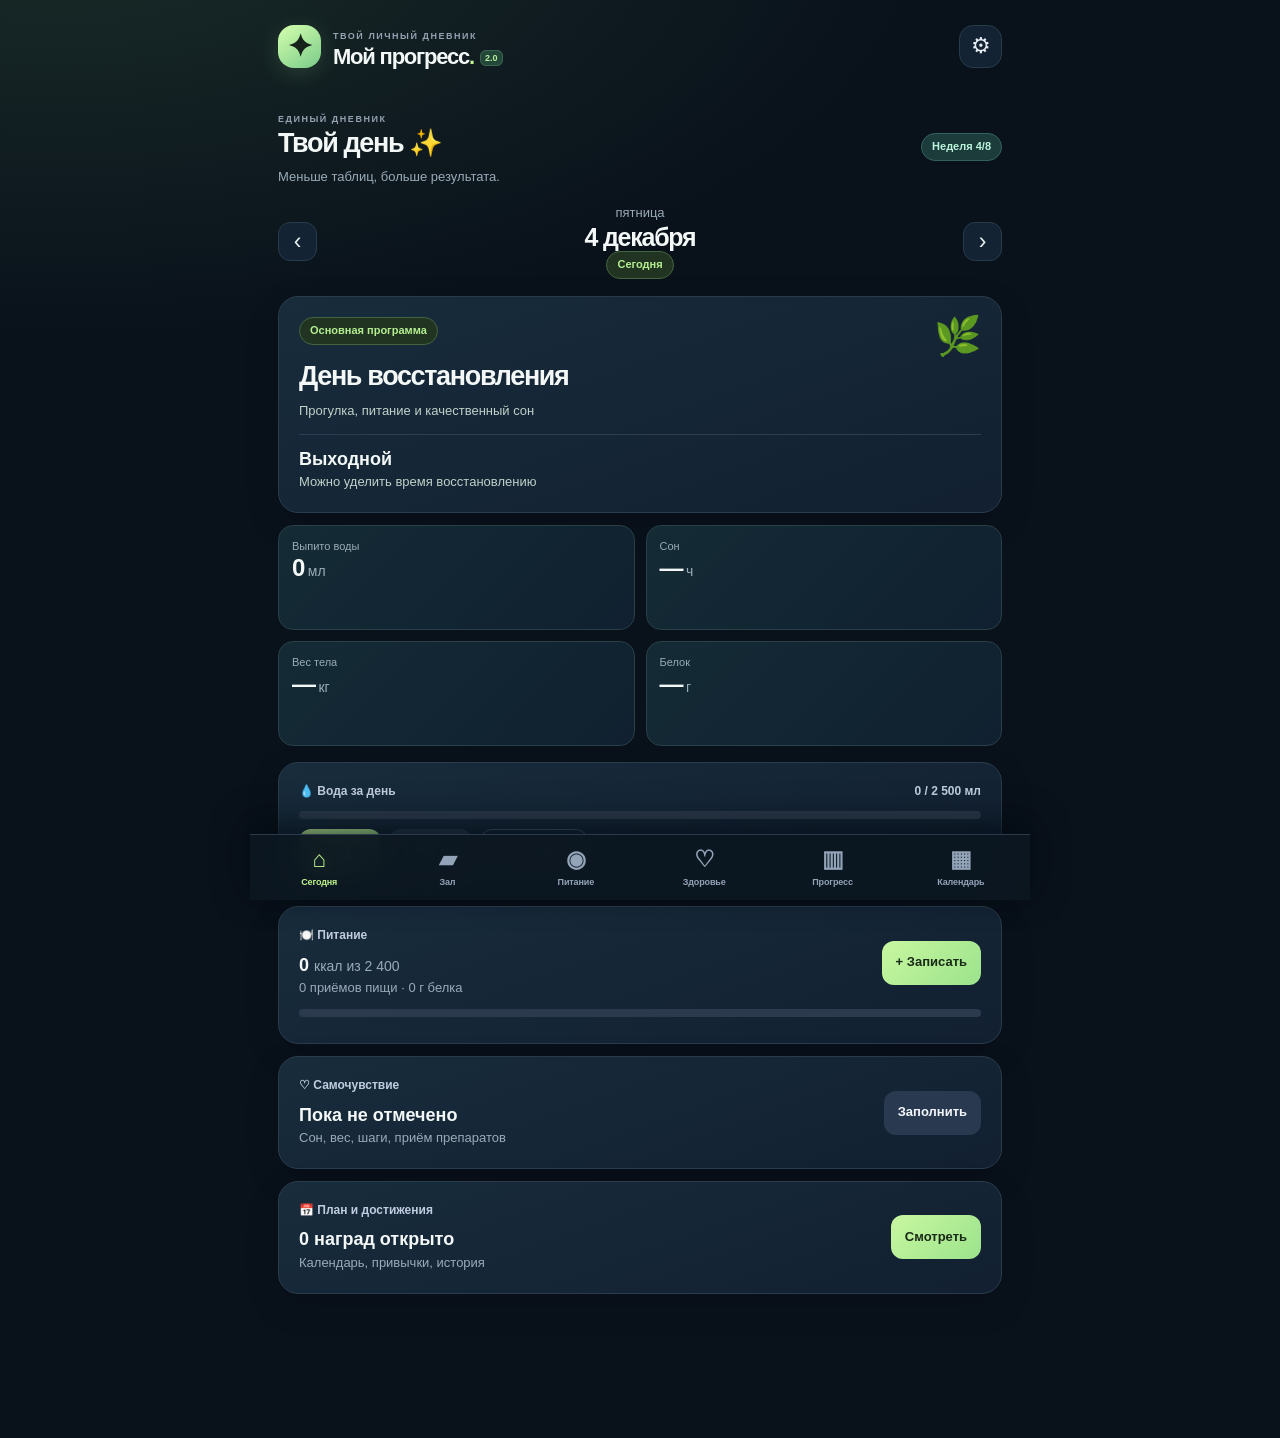
<file: index.html>
<!doctype html>
<html lang="ru">
<head>
  <meta charset="utf-8">
  <meta name="viewport" content="width=device-width, initial-scale=1, viewport-fit=cover">
  <meta name="theme-color" content="#101a29">
  <meta name="apple-mobile-web-app-capable" content="yes">
  <meta name="apple-mobile-web-app-status-bar-style" content="black-translucent">
  <meta name="apple-mobile-web-app-title" content="Мой прогресс">
  <meta name="description" content="Простой дневник тренировок, питания, воды, сна и здоровья">
  <link rel="manifest" href="./manifest.webmanifest">
  <link rel="icon" href="./icons/icon.svg" type="image/svg+xml">
  <link rel="apple-touch-icon" href="./icons/apple-touch-icon.png">
  <link rel="stylesheet" href="./app.css">
  <title>Мой прогресс 2.0 — дневник</title>
</head>
<body>
<div class="app-shell">
<header class="topbar">
  <div class="brand"><div class="brand-mark" aria-hidden="true">✦</div><div><span class="eyebrow">ТВОЙ ЛИЧНЫЙ ДНЕВНИК</span><h1>Мой прогресс<span class="accent">.</span><sup class="version-tag">2.0</sup></h1></div></div>
  <button class="icon-btn settings-open" aria-label="Настройки" title="Настройки">⚙</button>
</header>
<main id="main" tabindex="-1"></main>
<nav class="bottom-nav" aria-label="Основные разделы">
  <button data-tab="today" class="nav-item active"><span class="nav-ico">⌂</span><span>Сегодня</span></button>
  <button data-tab="workout" class="nav-item"><span class="nav-ico">▰</span><span>Зал</span></button>
  <button data-tab="food" class="nav-item"><span class="nav-ico">◉</span><span>Питание</span></button>
  <button data-tab="health" class="nav-item"><span class="nav-ico">♡</span><span>Здоровье</span></button>
  <button data-tab="progress" class="nav-item"><span class="nav-ico">▥</span><span>Прогресс</span></button>
  <button data-tab="calendar" class="nav-item"><span class="nav-ico">▦</span><span>Календарь</span></button>
</nav>
</div>
<div id="modal-root"></div>
<div id="toast" role="status" aria-live="polite"></div>
<input type="file" id="import-file" accept="application/json,.json" hidden>
<script src="./app.js" defer></script>
<script src="./v2.js" defer></script>
</body>
</html>
</file>
<file: app.css>
:root{color-scheme:dark;--bg:#0a111d;--bg2:#101a29;--card:#152235;--card2:#1a2a40;--line:#27354b;--muted:#8fa0b6;--txt:#f5f7fb;--brand:#a5e66b;--brand2:#84b858;--blue:#91bafa;--red:#ff9f99;--yellow:#ffd58b;--shadow:0 14px 45px rgba(0,0,0,.16)}
*{box-sizing:border-box}html{-webkit-tap-highlight-color:transparent;scroll-behavior:smooth}body{margin:0;background:radial-gradient(70% 35% at 8% -8%,#203f2b 0%,transparent 85%),var(--bg);color:var(--txt);font:15px/1.45 -apple-system,BlinkMacSystemFont,"SF Pro Text","Segoe UI",sans-serif;overscroll-behavior-y:contain}button,input,select,textarea{font:inherit}button{cursor:pointer}button:disabled{opacity:.55;cursor:not-allowed}button:focus-visible,input:focus-visible,select:focus-visible,textarea:focus-visible{outline:2px solid var(--brand);outline-offset:2px}input,select,textarea{color:var(--txt);background:#0e192a;border:1px solid #314058;border-radius:12px;padding:11px 12px;min-height:44px;width:100%;outline:none}input::placeholder,textarea::placeholder{color:#6f8097}input[type=number]{font-variant-numeric:tabular-nums}input[type=date],input[type=time]{color-scheme:dark}input[type=checkbox]{width:21px;height:21px;min-height:21px;accent-color:var(--brand)}select{padding-right:25px}textarea{resize:vertical;min-height:75px}
.app-shell{max-width:780px;margin:0 auto;min-height:100dvh;padding-bottom:calc(91px + env(safe-area-inset-bottom))}.topbar{height:89px;display:flex;align-items:center;justify-content:space-between;padding:calc(9px + env(safe-area-inset-top)) 19px 11px;gap:12px}.brand{display:flex;align-items:center;gap:12px}.brand-mark{width:43px;height:43px;background:linear-gradient(135deg,#c6f48e,#82ba50);border-radius:15px;display:grid;place-items:center;color:#16231b;font-size:31px;font-weight:900;box-shadow:0 4px 17px #a5e66b38}.eyebrow{color:#94a2b2;font-size:9px;letter-spacing:.17em;font-weight:700}h1,h2,h3,p{margin:0}h1{font-size:22px;font-weight:800;letter-spacing:-.055em;line-height:1.12}h2{font-size:27px;letter-spacing:-.05em;line-height:1.13}h3{font-size:17px;letter-spacing:-.025em}small{font-size:12px}.accent{color:var(--brand)}.icon-btn{border:1px solid var(--line);background:var(--card);color:#e6edf5;width:43px;height:43px;border-radius:14px;font-size:22px;flex-shrink:0}
#main{padding:5px 18px 20px}.section-header{display:flex;justify-content:space-between;align-items:center;gap:9px;margin-bottom:17px}.sub{color:var(--muted);font-size:13px}.muted{color:var(--muted)}.date-head{display:flex;align-items:center;justify-content:space-between;gap:10px;margin-bottom:17px}.date-head h2{font-size:25px}.date-btn{border:1px solid var(--line);width:39px;height:39px;border-radius:12px;background:var(--card);color:#e4f0ec;font-size:23px;line-height:1}.date-center{text-align:center;flex:1}.pill{border:1px solid #44643f;background:#203421;color:#b5ef91;border-radius:100px;padding:5px 10px;font-size:11px;font-weight:700;display:inline-block}.pill.blue{color:#b0d1ff;background:#1a3049;border-color:#335477}.pill.grey{color:#b3bfd0;border-color:#334156;background:#1a283b}.grid2{display:grid;grid-template-columns:1fr 1fr;gap:11px}.grid3{display:grid;grid-template-columns:repeat(3,minmax(0,1fr));gap:10px}.card{background:linear-gradient(153deg,#18283d,var(--card));border:1px solid #29394d;border-radius:20px;padding:17px;box-shadow:var(--shadow);margin-bottom:12px}.card.no-shadow{box-shadow:none}.card-title{color:#c0cde0;font-size:12px;font-weight:650;margin-bottom:10px;display:flex;align-items:center;justify-content:space-between;gap:9px}.big-number{font-size:32px;font-weight:800;line-height:1.1;letter-spacing:-.06em;font-variant-numeric:tabular-nums}.unit{color:var(--muted);font-size:14px;font-weight:500;letter-spacing:0}.metric-mini{background:#111f32;border:1px solid #27374b;border-radius:15px;padding:13px;min-height:105px}.metric-mini .big-number{font-size:24px}.metric-mini .sub{font-size:11px}.hero{background:radial-gradient(120% 110% at 110% -10%,#37663e 0,transparent 60%),linear-gradient(135deg,#223b37,#162736 76%);border-color:#416949;padding:20px}.hero h2{max-width:480px}.hero .sub{color:#c1d0c8}.hero-top{display:flex;align-items:flex-start;justify-content:space-between;gap:10px}.hero-icon{font-size:38px;line-height:1}.card-row{display:flex;align-items:center;justify-content:space-between;gap:12px}.card-row>div{min-width:0}.card-row strong{display:block;font-size:18px;line-height:1.2}.progress-track{width:100%;height:8px;background:#2b3a4c;border-radius:8px;overflow:hidden;margin:11px 0 6px}.progress-fill{background:linear-gradient(90deg,#85bd57,#b5f08d);height:100%;border-radius:8px;transition:width .2s}.actions{display:flex;gap:8px;flex-wrap:wrap}.btn{border:0;border-radius:12px;background:#293a50;color:#f2f6fa;padding:11px 14px;font-size:13px;font-weight:700;min-height:44px}.btn.primary{background:var(--brand);color:#1a2a17}.btn.outline{background:transparent;border:1px solid #445771}.btn.danger{color:#ffb2ac;background:#432b33}.btn.slim{padding:7px 11px;min-height:36px}.btn.full{width:100%}.btn:active,.date-btn:active,.nav-item:active{transform:scale(.98)}.mini-divider{height:1px;background:#2e3d52;margin:14px 0}.list-row{display:flex;align-items:center;justify-content:space-between;gap:12px;padding:12px 0;border-top:1px solid #25354a}.list-row:first-child{border-top:0}.list-row>div:first-child{min-width:0}.list-row strong{display:block;font-size:14px}.chip{font-size:11px;padding:4px 8px;border-radius:8px;background:#253b35;color:#b0e993;font-weight:700;white-space:nowrap}.chip.muted{background:#233146;color:#a5b5c9}.text-right{text-align:right}.mt-10{margin-top:10px}.mt-16{margin-top:16px}.mb-8{margin-bottom:8px}.mb-14{margin-bottom:14px}.nowrap{white-space:nowrap}.label{display:block;color:#b0bed2;font-size:12px;font-weight:650;margin-bottom:6px}.small-label{font-size:12px;font-weight:700;color:#9aabc0}.form-grid{display:grid;grid-template-columns:repeat(2,minmax(0,1fr));gap:12px}.form-grid.three{grid-template-columns:repeat(3,minmax(0,1fr))}.span2{grid-column:1/-1}.helper{color:#8fa2b8;font-size:12px;margin-top:7px}.warning{color:#e5bf8b;font-size:12px}.callout{background:#172d29;border:1px solid #3b6153;border-radius:14px;padding:12px;color:#d7e9db;font-size:13px}.day-count{display:flex;justify-content:space-between;align-items:center;gap:10px}.switchers{display:flex;gap:7px;overflow-x:auto;padding:2px 1px 12px;scrollbar-width:none}.switchers::-webkit-scrollbar{display:none}.switch-btn{white-space:nowrap;background:#172338;color:#b6c3d4;border:1px solid #304158;padding:9px 12px;border-radius:12px;font-size:13px;font-weight:650}.switch-btn.selected{color:#192717;background:#afe579;border-color:#9ccf72}.exercise-card{background:linear-gradient(135deg,#18283d,#142237);border:1px solid #2a3b50;border-radius:18px;margin:10px 0;padding:14px}.exercise-card h3{font-size:15px}.exercise-note{font-size:11px;color:#9fb1c6}.set-head,.set-row{display:grid;grid-template-columns:35px 1fr 1fr;gap:7px;align-items:center}.set-head{color:#91a4bb;font-size:11px;text-align:center;margin:12px 0 5px}.set-row{margin-bottom:7px}.set-number{width:30px;height:30px;display:grid;place-items:center;border-radius:10px;background:#294057;color:#c5d8ef;font-size:12px;font-weight:700}.set-row input{min-width:0;padding:9px 5px;text-align:center;font-size:16px;font-weight:650;font-variant-numeric:tabular-nums}.rir-wrap{display:flex;align-items:center;gap:10px;margin-top:8px}.rir-wrap select{width:110px;min-height:38px;padding:5px 7px;font-size:13px}.rir-wrap .small-label{flex:1}.exercise-top{display:flex;gap:9px;justify-content:space-between;align-items:center}.last-hint{font-size:11px;color:var(--brand);white-space:nowrap}.training-summary{display:flex;align-items:center;justify-content:space-around;gap:5px;margin:13px 0}.training-summary>div{text-align:center}.training-summary b{display:block;font-size:20px;font-variant-numeric:tabular-nums}.training-summary span{font-size:11px;color:var(--muted)}.workout-done{background:#1b3528;border-color:#4a754d}
.bottom-nav{position:fixed;z-index:5;bottom:0;left:0;right:0;max-width:780px;margin:auto;display:grid;grid-template-columns:repeat(5,minmax(0,1fr));background:rgba(16,26,41,.95);border-top:1px solid #2b3a4e;backdrop-filter:blur(20px);padding:10px 8px calc(9px + env(safe-area-inset-bottom));box-shadow:0 -10px 35px #02090fb5}.nav-item{background:none;border:0;color:#93a3b8;display:grid;place-items:center;gap:2px;font-size:10px;padding:1px 0 3px;font-weight:600}.nav-ico{font-size:23px;line-height:1.1;font-weight:700;height:27px}.nav-item.active{color:var(--brand)}.nav-item.active .nav-ico{filter:drop-shadow(0 0 8px #a5e66b50)}
#toast{position:fixed;z-index:20;bottom:calc(93px + env(safe-area-inset-bottom));left:50%;transform:translateX(-50%) translateY(30px);background:#b5e98d;color:#152414;border-radius:12px;padding:10px 16px;font-size:13px;font-weight:700;box-shadow:0 8px 30px #0008;opacity:0;pointer-events:none;transition:all .2s;max-width:92vw;text-align:center}#toast.show{opacity:1;transform:translateX(-50%) translateY(0)}
.modal-shade{z-index:10;position:fixed;inset:0;background:#030b14c7;display:flex;align-items:flex-end;justify-content:center;padding:10px;padding-bottom:calc(10px + env(safe-area-inset-bottom))}.modal-box{background:#142337;border:1px solid #3d5169;border-radius:23px;width:100%;max-width:540px;max-height:92dvh;overflow-y:auto;padding:20px;box-shadow:0 28px 70px #0009}.modal-head{display:flex;justify-content:space-between;align-items:center;margin-bottom:18px}.modal-head h3{font-size:20px}.close-btn{font-size:20px;background:#273a50;border:0;border-radius:11px;color:white;width:39px;height:39px}.stat-graph{width:100%;max-height:185px;display:block}.stat-graph text{font-size:11px;fill:#aebcd0}.stat-graph .axis{stroke:#33445d;stroke-width:1}.stat-graph .path{stroke:#a9e37d;stroke-width:3;fill:none;stroke-linejoin:round;stroke-linecap:round}.stat-graph circle{fill:#bbed94;stroke:#152535;stroke-width:2}.empty{padding:27px 10px;text-align:center;color:#8fa1b7;font-size:13px}.empty .symbol{font-size:30px;margin-bottom:8px}.tag{color:#b8c6d7;font-size:11px;border:1px solid #364b60;border-radius:8px;padding:4px 7px}.med-taken{text-decoration:line-through;color:#8796aa}.micro{font-size:10px;color:#7e93a8}
@media(min-width:650px){#main{padding:12px 28px 28px}.topbar{padding-left:28px;padding-right:28px}.exercise-list{display:grid;grid-template-columns:1fr 1fr;gap:10px}.exercise-card{margin:0}.modal-shade{align-items:center}.card{padding:20px}}
@media(max-width:365px){.topbar{padding-left:12px;padding-right:12px}.brand h1{font-size:20px}#main{padding-left:12px;padding-right:12px}.card{padding:14px}.grid3{gap:7px}.metric-mini{padding:10px}.date-head h2{font-size:22px}}
/* ======================= МОЙ ПРОГРЕСС 2.0 ======================= */
:root{--brand:#bff38e;--brand2:#84cb6f;--card:#142334;--bg:#09111b;--line:#283b4a;--txt:#f3f8f7;--muted:#9aabb8;--shadow:0 12px 35px rgba(0,0,0,.13)}
body{background:radial-gradient(95% 40% at 5% -5%,rgba(72,118,77,.26),transparent 72%),#09111b}
.topbar{height:94px}.brand-mark{border-radius:16px;background:linear-gradient(145deg,#d5ffad,#7acb8a);box-shadow:0 5px 21px #adf09128}
.card{background:linear-gradient(160deg,#182c3c,#122031);border-color:#2a3c4b}
.metric-mini{background:linear-gradient(135deg,#142b35,#102030);border-color:#294049}
.pill.blue{background:#1c3b3b;border-color:#32625d;color:#bbf3db}
.bottom-nav{grid-template-columns:repeat(6,minmax(0,1fr));background:rgba(12,23,33,.97);padding:11px 5px calc(8px + env(safe-area-inset-bottom))}.nav-item{font-size:9px;letter-spacing:-.015em;min-width:0}.nav-ico{font-size:23px}.nav-item span:last-child{white-space:nowrap}
.app-shell{padding-bottom:calc(104px + env(safe-area-inset-bottom))}
.card .sub{line-height:1.4}.btn.primary{background:linear-gradient(135deg,#c8f7a0,#9be38b)}.switch-btn.selected{background:#c2f197;color:#162917;border-color:#c2f197}
.smart-head{margin:0 0 16px;padding:14px}.smart-head strong{font-size:15px}.rest-timer{margin-top:13px;border:1px solid #426651;background:linear-gradient(90deg,#1d4435,#16302e);border-radius:15px;padding:10px 14px;min-height:57px;display:grid;align-items:center}
.timer-empty{color:#b1d8c3;font-size:13px;display:flex;justify-content:space-between;gap:8px;align-items:center}.timer-empty span{color:#defba9;font-weight:800}.timer-now{display:flex;align-items:center;gap:9px}.timer-now strong{font-size:24px;letter-spacing:.02em;color:#d0ffa2;font-variant-numeric:tabular-nums;margin-left:auto}.timer-now .btn{margin-left:8px}.timer-pulse{color:#b6f18f;animation:pulse 1.1s infinite alternate}@keyframes pulse{to{opacity:.25}}.timer-options{display:flex;gap:7px;margin-top:9px;flex-wrap:wrap}.timer-choice{border:1px solid #375047;background:#1b2f38;color:#afc9c4;border-radius:9px;padding:7px 9px;font-size:12px;min-height:34px}.timer-choice.chosen{background:#315c45;color:#c8f49f;border-color:#83b17f}.timer-choice:last-child{margin-left:auto}
.date-override{border-top:1px solid #2e4746;margin-top:12px;padding-top:13px;display:grid;grid-template-columns:1fr auto;align-items:center;gap:6px 9px}.date-override label{color:#b8caba;font-size:12px;grid-column:1/-1}.date-override input{height:40px;min-height:40px;font-size:14px}.date-override .btn{height:40px}
.set-head.smart-row,.set-row.smart-row{grid-template-columns:27px minmax(0,1fr) minmax(0,1fr) 44px;gap:6px}.set-row.smart-row input{height:45px;min-height:45px;padding:7px 2px;font-size:15px}.set-number{width:26px;height:30px}.set-complete{border-radius:12px;border:1px solid #3d565b;background:#243948;color:#afc3d3;width:44px;height:44px;font-size:22px;font-weight:800;display:grid;place-items:center}.set-complete.completed{background:#a6ea87;color:#14261a;border-color:#a6ea87}.row-done input{border-color:#356d55;background:#142e2b}.smart-ex-actions{margin:10px 0;display:grid;gap:3px}.smart-ex-actions .btn{justify-self:start}.smart-ex-actions .helper{margin-top:1px}.exercise-top h3{font-weight:750}.exercise-note{margin-top:4px}
.macro-grid{display:grid;grid-template-columns:repeat(3,1fr);gap:9px;margin-top:18px}.macro-grid>div{background:#152a33;border:1px solid #2f4549;border-radius:12px;padding:9px;min-width:0}.macro-grid span{font-size:11px;color:#a9b9be}.macro-grid strong{display:block;margin:5px 0 8px;font-size:15px}.macro-grid .progress-track{height:5px;margin:0}.favorite-grid{display:grid;grid-template-columns:repeat(2,minmax(0,1fr));gap:9px;margin-top:13px}.favorite{border:1px solid #3b594b;background:#182e31;color:#f5f9f7;border-radius:13px;padding:11px;text-align:left;display:grid;gap:5px;min-height:90px}.favorite>span{color:var(--brand);font-size:22px;line-height:1}.favorite strong{font-size:12px;overflow-wrap:anywhere}.favorite small{color:#a8c4b2;font-size:11px}.favorite-toggle{color:#e4f6a2}.list-row .favorite-toggle{margin-left:auto}.list-row button{flex-shrink:0}.list-row:has(.favorite-toggle)>div:first-child{flex:1}
.graph-v2{width:100%;height:auto;max-height:230px;display:block;margin:13px auto 4px;overflow:visible}.graph-v2 text{fill:#a7bbc3;font-size:10px}.graph-v2 path{vector-effect:non-scaling-stroke}.compact-cta{margin-top:2px}
.cal-head{display:flex;justify-content:space-between;align-items:center;margin-bottom:19px}.cal-head h3{font-size:18px;text-transform:capitalize}.cal-grid{display:grid;grid-template-columns:repeat(7,minmax(0,1fr));gap:6px}.cal-wday{text-align:center;color:#899fa6;font-size:11px;padding-bottom:10px}.cal-day{min-width:0;width:100%;aspect-ratio:1/1.06;background:#142632;color:#e1edeb;border:1px solid #273d45;border-radius:12px;display:flex;flex-direction:column;align-items:center;justify-content:center;gap:5px;font-size:14px;font-variant-numeric:tabular-nums;min-height:36px}.cal-day.outside{opacity:.27}.cal-day.is-today{border-color:#a6df83}.cal-day.is-selected{background:#b7f08b;color:#18251e;border-color:#b7f08b;font-weight:800}.cal-dot{width:5px;height:5px;background:transparent;border-radius:50%;display:inline-block}.cal-dot.success{background:#88ec93}.cal-dot.ongoing{background:#ffd17c}.cal-dot.planned{background:#688898}.cal-dot.logged{background:#a6b6df}.is-selected .cal-dot{background:#2d6644}.cal-legend{display:flex;justify-content:center;gap:14px;flex-wrap:wrap;margin-top:17px;color:#a4b7bf;font-size:11px}.cal-legend span{display:flex;align-items:center;gap:6px}.cal-legend .cal-dot{width:7px;height:7px}
.awards{display:grid;gap:9px;margin-top:14px}.award{display:grid;grid-template-columns:42px minmax(0,1fr) 23px;align-items:center;gap:10px;padding:12px;background:#182d35;border:1px solid #38594e;border-radius:13px}.award.locked{filter:saturate(.4);opacity:.53}.award-emoji{background:#243d3b;width:42px;height:42px;display:grid;place-items:center;font-size:22px;border-radius:12px}.award strong{font-size:13px;display:block}.award .sub{display:block;font-size:11px;margin-top:2px}.award-status{font-size:14px;color:#bdf493}
.photo-grid{display:grid;grid-template-columns:repeat(2,minmax(0,1fr));gap:11px;margin-top:14px}.photo-card{position:relative;background:#172c34;border:1px solid #314951;border-radius:14px;overflow:hidden;min-width:0}.photo-thumb{aspect-ratio:3/4;display:grid;place-items:center;background:#101c28;color:#a9bdc1;font-size:11px;text-align:center}.photo-thumb img{display:block;width:100%;height:100%;object-fit:cover}.photo-caption{display:flex;flex-direction:column;gap:3px;padding:10px;font-size:12px}.photo-caption span{color:#9fb6b9}.photo-delete{position:absolute;top:6px;right:6px;display:grid;place-items:center;border:1px solid #a4b5b8;background:#12252bd9;color:#fff;border-radius:50%;font-size:20px;width:31px;height:31px}
@media(max-width:399px){.nav-item{font-size:8px}.nav-ico{font-size:21px}.set-head.smart-row,.set-row.smart-row{grid-template-columns:24px 1fr 1fr 39px;gap:4px}.set-complete{width:39px;height:44px}.cal-grid{gap:3px}.cal-day{font-size:12px;border-radius:9px}.timer-options{gap:4px}.timer-choice{font-size:11px;padding:6px}.macro-grid{gap:4px}.macro-grid>div{padding:8px 5px}}
@media(min-width:650px){.photo-grid{grid-template-columns:repeat(3,minmax(0,1fr))}.awards{grid-template-columns:repeat(2,minmax(0,1fr))}.favorite-grid{grid-template-columns:repeat(3,minmax(0,1fr))}}
@media(prefers-reduced-motion:reduce){*{scroll-behavior:auto!important;transition:none!important;animation:none!important}}
.photo-compare{margin:15px 0 18px;border:1px solid #314d48;border-radius:15px;padding:12px;background:#152a31}.photo-compare h3{font-size:15px}.compare-grid{display:grid;grid-template-columns:repeat(2,minmax(0,1fr));gap:9px;margin-top:12px}.compare-grid select{font-size:11px;padding:8px;min-height:38px;margin-bottom:8px}.compare-grid .label{font-size:11px}.compare-image{aspect-ratio:3/4;overflow:hidden;border-radius:10px;background:#0d1d27;display:grid;place-items:center;color:#a6bac0;font-size:11px;text-align:center}.compare-image img{height:100%;width:100%;object-fit:cover}
.version-tag{color:#b7ee9f;background:#234739;border:1px solid #3c6451;border-radius:6px;font-size:9px;font-weight:800;letter-spacing:0;margin-left:6px;padding:2px 4px;vertical-align:middle}
</file>
